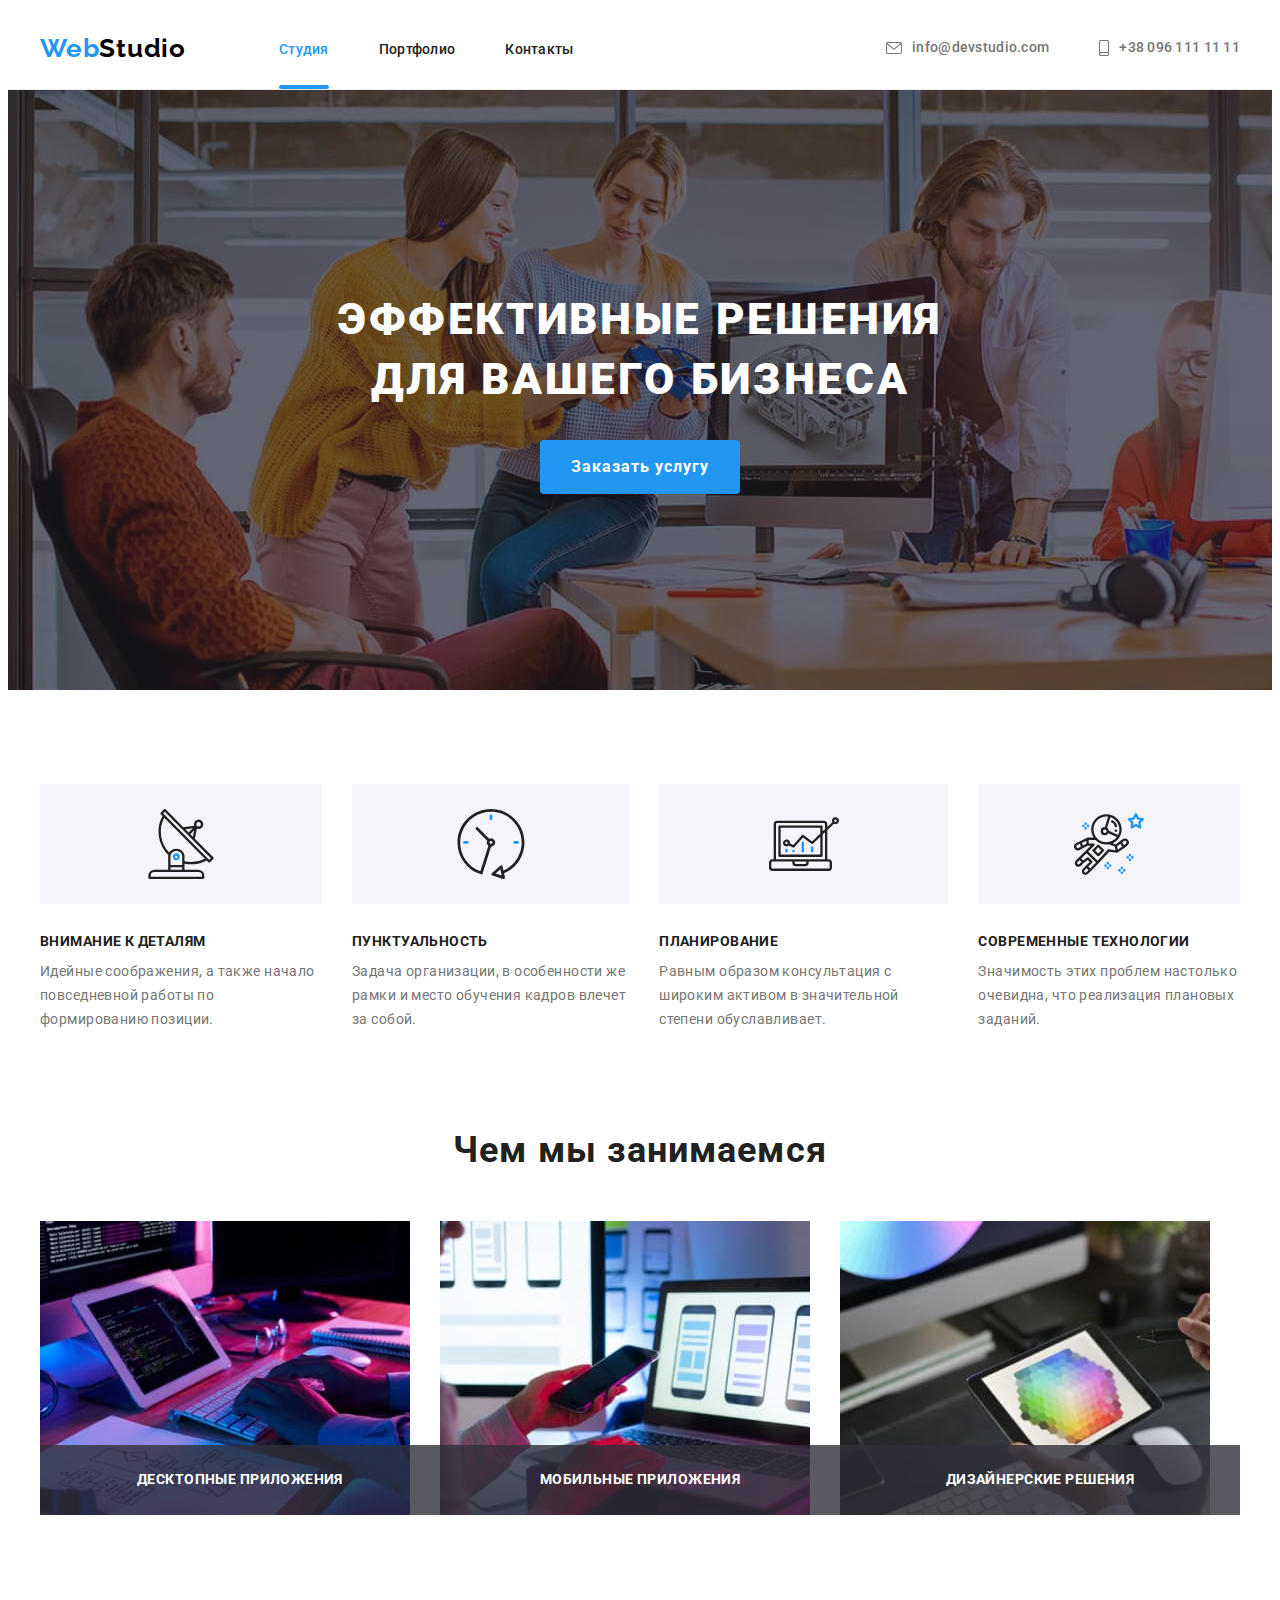
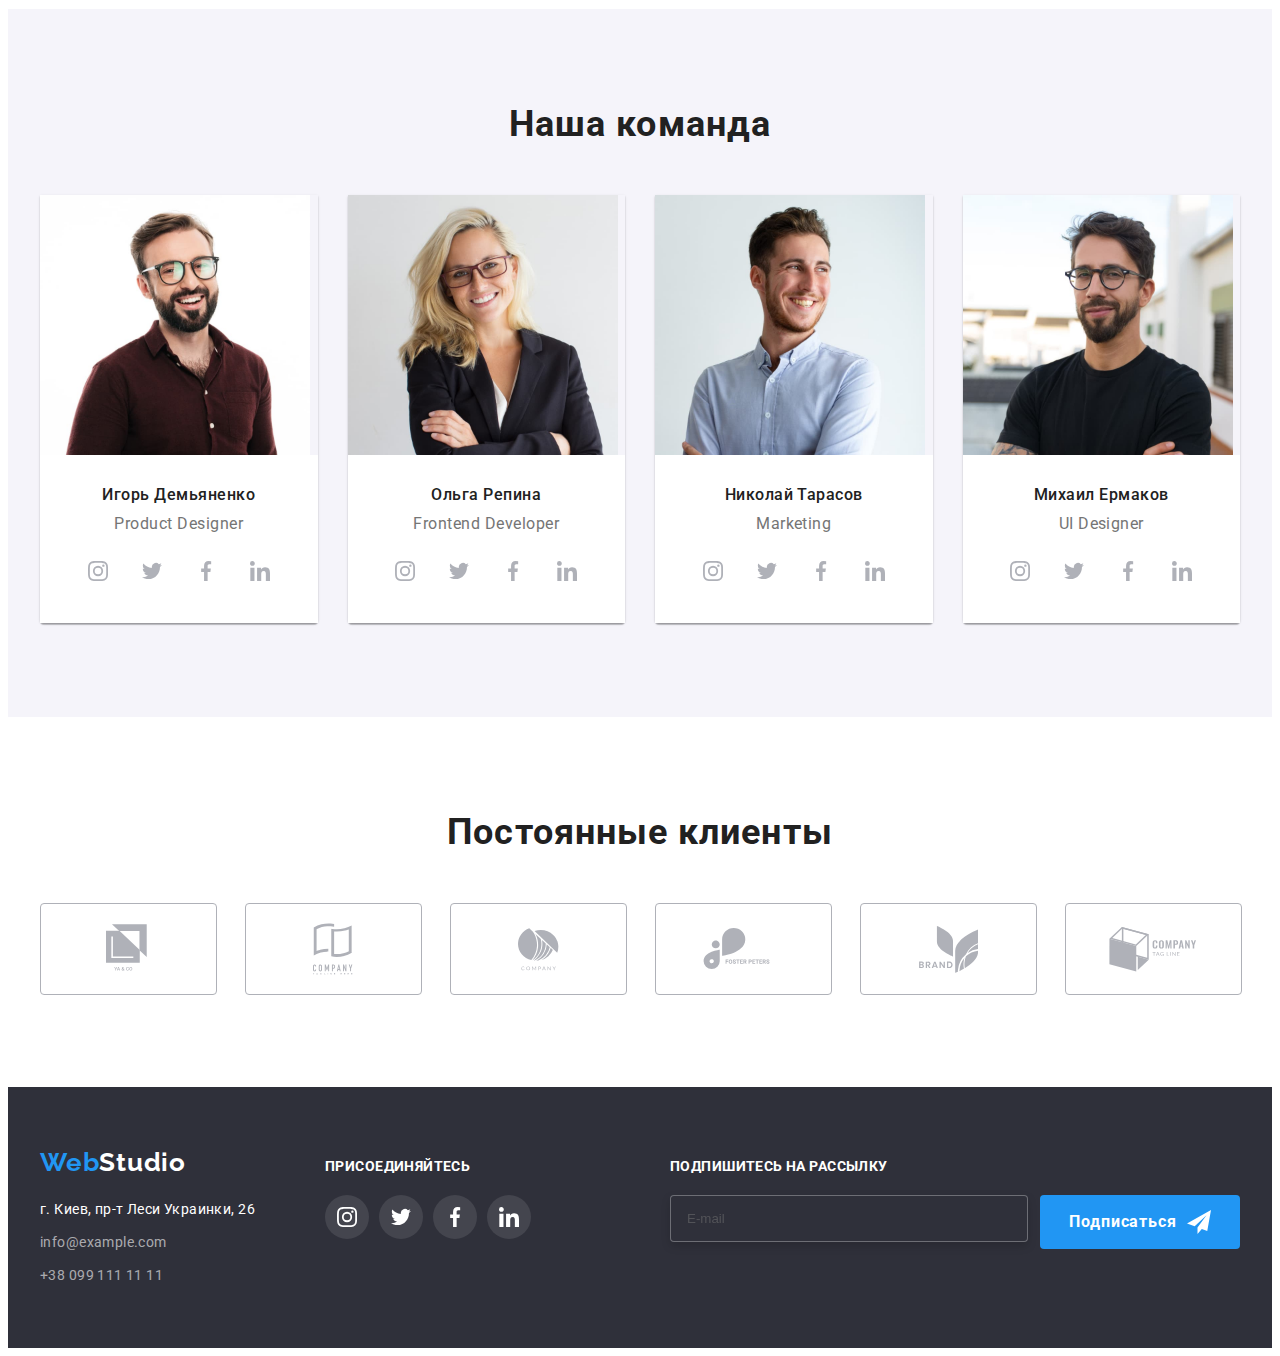
<file: index.html>
<!DOCTYPE html>
<html lang="ru">
<head>
    <meta charset="UTF-8">
    <meta name="viewport" content="width=device-width, initial-scale=1.0">
    <link rel="preconnect" href="https://fonts.gstatic.com">
    <link href="https://fonts.googleapis.com/css2?family=Raleway:wght@700&family=Roboto:wght@400;500;700;900&display=swap"
        rel="stylesheet">
<link rel="stylesheet" href="https://cdnjs.cloudflare.com/ajax/libs/modern-normalize/1.0.0/modern-normalize.min.css"
    integrity="sha512-ISS7cAi1PEhQ8jnbJpJZMd29NlhNj4AWYyLOSp2CE/CsHxTCu+r+t0D2yoJudVrd0/8fTVPUVDzY5Tvli75u/g=="
    crossorigin="anonymous" />
    <link rel="stylesheet" href="./css/main.min.css">
    <title>Веб Студия</title>
</head>
<body>
    <header class="header">
        <div class="container">
            <nav class="header__menu">
                <a class="logo header__logo link" href="" lang="en">
                    Web<span class="logo__changing">Studio</span>
                </a>
                <ul class="main-menu list">
                    <li class="main-menu__item">
                        <a class="main-menu__link link current" href="">Студия</a>
                    </li>
                    <li class="main-menu__item">
                        <a class="main-menu__link link" href="portfolio.html">Портфолио</a>
                    </li>
                    <li class="main-menu__item">
                        <a class="main-menu__link link" href="">Контакты</a>
                    </li>
                </ul>
            </nav>
            <ul class="contacts list">
                <li class="contacts__item">
                    <a class="contacts__link link" href="mailto:info@devstudio.com">
                        <svg class="contacts__icon" width="16px" height="12px">
                            <use href="./images/icons.svg#icon-envelope"></use>
                        </svg>
                    info@devstudio.com</a>
                </li>
                <li class="contacts__item">
                    <a class="contacts__link link" href="tel:+380961111111">
                        <svg class="contacts__icon" width="10px" height="16px">
                            <use href="./images/icons.svg#icon-smartphone"></use>
                        </svg>
                        +38 096 111 11 11
                    </a>
                </li>
            </ul>
        </div>
    </header>
    <main>
        <!-- HERO -->
        <section class="hero">
            <div class="hero-bg-image">
                <div class="hero-wrapper container">
                    <h1 class="hero__title">Эффективные решения для вашего бизнеса</h1>
                    <button class="button hero__button" type="button" data-modal-open>Заказать услугу</button>
                </div>
            </div>
        </section>
        
        <!--ADVANTAGES-->
        <section class="advantages section">
            <div class="container">
                <h2 class="visually-hidden">Наши преимущества</h2>
                <ul class="advantages-lists list">
                    <li class="advantages-lists__item icon-antenna">
                        <h3 class="third-title advantages__third-title">Внимание к деталям</h3>
                        <p class="description">Идейные соображения, а также начало повседневной работы по формированию позиции.</p>
                    </li>
                    <li class="advantages-lists__item icon-clock">
                        <h3 class="third-title advantages__third-title">Пунктуальность</h3>
                        <p class="description">Задача организации, в особенности же рамки и место обучения кадров влечет за собой.
                        </p>
                    </li>
                    <li class="advantages-lists__item icon-diagram">
                        <h3 class="third-title advantages__third-title">Планирование</h3>
                        <p class="description">Равным образом консультация с широким активом в значительной степени обуславливает.
                        </p>
                    </li>
                    <li class="advantages-lists__item icon-astronaut">
                        <h3 class="third-title advantages__third-title">Современные технологии</h3>
                        <p class="description">Значимость этих проблем настолько очевидна, что реализация плановых заданий.</p>
                    </li>
                </ul>
            </div>
        </section>
        
    
                <!--OUR-JOBS-->
                <section class="our-jobs section">
                    <div class="container">
                        <h2 class="secondary-title">Чем мы занимаемся</h2>
                        <ul class="our-jobs-lists list">
                            <li class="our-jobs-lists__item">
                                <img src="./images/our-jobs/our-job-1.jpg" alt="Сотрудник набирает алгоритм" width="370" height="294">
                                <h3 class="third-title">Десктопные приложения</h3>
                            </li>
                            <li class="our-jobs-lists__item">
                                <img src="./images/our-jobs/our-job-2.jpg" alt="Сотридник работат с телефоном" width="370" height="294">
                                <h3 class="third-title">Мобильные приложения</h3>
                            </li>
                            <li class="our-jobs-lists__item">
                                <img src="./images/our-jobs/our-job-3.jpg" alt="Сотрудник работает на планшете" width="370"
                                    height="294">
                                <h3 class="third-title">Дизайнерские решения</h3>
                            </li>
                        </ul>
                    </div>
                </section>
        
        <!--TEAM-->
        <section class="team section">
            <div class="container">
                <h2 class="secondary-title">Наша команда</h2>
                <ul class="team-lists list">
                    <li class="team-lists__item">
                        <img src="./images/team/ihor.jpg" alt="Фотография Игоря Демьяненко" width="270" height="260">
                        <div class="team-lists__wrapper">
                            <h3 class="team-lists__title">Игорь Демьяненко</h3>
                            <p class="team-lists__description" lang="en">Product Designer</p>
                            <ul class="social-list list">
                                <li class="social-list__item">
                                    <a class="social-list__link">
                                        <svg class="social-list__icon social-list__icon--team">
                                            <use href="./images/icons.svg#icon-instagram"></use>
                                        </svg>
                                    </a>
                                </li>
                                <li class="social-list__item">
                                    <a class="social-list__link">
                                        <svg class="social-list__icon social-list__icon--team">
                                            <use href="./images/icons.svg#icon-twitter"></use>
                                        </svg>
                                    </a>
                                </li>
                                <li class="social-list__item">
                                    <a class="social-list__link">
                                        <svg class="social-list__icon social-list__icon--team">
                                            <use href="./images/icons.svg#icon-facebook"></use>
                                        </svg>
                                    </a>
                                </li>
                                <li class="social-list__item">
                                    <a class="social-list__link">
                                        <svg class="social-list__icon social-list__icon--team">
                                            <use href="./images/icons.svg#icon-linkedin"></use>
                                        </svg>
                                    </a>
                                </li>
                            </ul>
                        </div>
                    </li>
                    <li class="team-lists__item">
                        <img src="./images/team/olga.jpg" alt="Фотография Ольги Репиной" width="270" height="260">
                        <div class="team-lists__wrapper">
                            <h3 class="team-lists__title">Ольга Репина</h3>
                            <p class="team-lists__description" lang="en">Frontend Developer</p>
                            <ul class="social-list list">
                                <li class="social-list__item">
                                    <a class="social-list__link">
                                        <svg class="social-list__icon social-list__icon--team">
                                            <use href="./images/icons.svg#icon-instagram"></use>
                                        </svg>
                                    </a>
                                </li>
                                <li class="social-list__item">
                                    <a class="social-list__link">
                                        <svg class="social-list__icon social-list__icon--team">
                                            <use href="./images/icons.svg#icon-twitter"></use>
                                        </svg>
                                    </a>
                                </li>
                                    <li class="social-list__item">
                                        <a class="social-list__link">
                                            <svg class="social-list__icon social-list__icon--team">
                                                <use href="./images/icons.svg#icon-facebook"></use>
                                            </svg>
                                        </a>
                                    </li>
                                    <li class="social-list__item">
                                        <a class="social-list__link">
                                            <svg class="social-list__icon social-list__icon--team">
                                                <use href="./images/icons.svg#icon-linkedin"></use>
                                            </svg>
                                        </a>
                                    </li>
                                </ul>
                        </div>
                    </li>
                    <li class="team-lists__item">
                        <img src="./images/team/nikolay.jpg" alt="Фотография Николая Тарасова" width="270" height="260">
                        <div class="team-lists__wrapper">
                            <h3 class="team-lists__title">Николай Тарасов</h3>
                            <p class="team-lists__description" lang="en">Marketing</p>
                            <ul class="social-list list">
                            
                                <li class="social-list__item">
                                    <a class="social-list__link">
                                        <svg class="social-list__icon social-list__icon--team">
                                            <use href="./images/icons.svg#icon-instagram"></use>
                                        </svg>
                                    </a>
                                </li>
                                <li class="social-list__item">
                                    <a class="social-list__link">
                                        <svg class="social-list__icon social-list__icon--team">
                                            <use href="./images/icons.svg#icon-twitter"></use>
                                        </svg>
                                    </a>
                                </li>
                                <li class="social-list__item">
                                    <a class="social-list__link">
                                        <svg class="social-list__icon social-list__icon--team">
                                            <use href="./images/icons.svg#icon-facebook"></use>
                                        </svg>
                                    </a>
                                </li>
                                <li class="social-list__item">
                                    <a class="social-list__link">
                                        <svg class="social-list__icon social-list__icon--team">
                                            <use href="./images/icons.svg#icon-linkedin"></use>
                                        </svg>
                                    </a>
                                </li>
                            </ul>
                        </div>
                    </li>
                    <li class="team-lists__item">
                        <img src="./images/team/michael.jpg" alt="Фотография Михаила Ермакова" width="270" height="260">
                        <div class="team-lists__wrapper">
                            <h3 class="team-lists__title">Михаил Ермаков</h3>
                            <p class="team-lists__description" lang="en">UI Designer</p>

                            <ul class="social-list list">
                            
                                <li class="social-list__item">
                                    <a class="social-list__link">
                                        <svg class="social-list__icon social-list__icon--team">
                                            <use href="./images/icons.svg#icon-instagram"></use>
                                        </svg>
                                    </a>
                                </li>
                                <li class="social-list__item">
                                    <a class="social-list__link">
                                        <svg class="social-list__icon social-list__icon--team">
                                            <use href="./images/icons.svg#icon-twitter"></use>
                                        </svg>
                                    </a>
                                </li>
                                <li class="social-list__item">
                                    <a class="social-list__link">
                                        <svg class="social-list__icon social-list__icon--team">
                                            <use href="./images/icons.svg#icon-facebook"></use>
                                        </svg>
                                    </a>
                                </li>
                                <li class="social-list__item">
                                    <a class="social-list__link">
                                        <svg class="social-list__icon social-list__icon--team">
                                            <use href="./images/icons.svg#icon-linkedin"></use>
                                        </svg>
                                    </a>
                                </li>
                            </ul>

                            
                        </div>
                    </li>
                </ul>
            </div>
        </section>

        <!-- CLIENTS -->
        <section class="clients section">
            <div class="container">
                <h2 class="secondary-title">Постоянные клиенты</h2>
                <ul class="clients-list list">
                    <li class="clients-list__item">
                        <a class="clients-list__link" href="">
                            <svg class="clients-list__icon" width="45px" height="50px">
                                <use href="./images/icons.svg#icon-logo-1"></use>        
                            </svg>
                        </a>
                    </li>
                    <li class="clients-list__item">
                        <a class="clients-list__link" href="">
                            <svg class="clients-list__icon" width="40px" height="52px">
                                <use href="./images/icons.svg#icon-logo-2"></use>
                            </svg>
                        </a>
                    </li>
                    <li class="clients-list__item">
                        <a class="clients-list__link" href="">
                            <svg class="clients-list__icon" width="41px" height="43px">
                                <use href="./images/icons.svg#icon-logo-3"></use>
                            </svg>
                        </a>
                    </li>
                    <li class="clients-list__item">
                        <a class="clients-list__link" href="">
                            <svg class="clients-list__icon" width="80px" height="42px">
                                <use href="./images/icons.svg#icon-logo-4"></use>
                            </svg>
                        </a>
                    </li>
                    <li class="clients-list__item">
                        <a class="clients-list__link" href="">
                            <svg class="clients-list__icon" width="59px" height="47px">
                                <use href="./images/icons.svg#icon-logo-5"></use>
                            </svg>
                        </a>
                    </li>
                    <li class="clients-list__item">
                        <a class="clients-list__link" href="">
                            <svg class="clients-list__icon" width="88px" height="45px">
                                <use href="./images/icons.svg#icon-logo-6"></use>
                            </svg>
                        </a>
                    <li>
                </ul>
            </div>
        </section>
    </main>

        <!-- FOOTER -->
        <footer class="footer">
            <div class="container">
                <div class="footer__wrapper">
                    <a class="logo link" href="" lang="en">
                        Web<span class="logo__changing logo__changing--light">Studio</span>
                    </a>
                    <address class="address">
                        <a class="address__link address__link--light-color link" href="https://goo.gl/maps/5StuZFjD3mBW3Ez69" target="_blank"
                        rel="noopener noreferrer">г. Киев, пр-т Леси Украинки, 26</a>
                        <a class="address__link link" href="mailto:info@example.com">info@example.com</a>
                        <a class="address__link link" href="tel:+380991111111">+38 099 111 11 11</a>
                    </address>
                </div>
                <div class="footer-social-links">
                    <p class="footer-social-links__description">Присоединяйтесь</p>
                    <ul class="social-list list">
                        <li class="social-list__item">
                            <a class="social-list__link">
                                <svg class="social-list__icon">
                                    <use href="./images/icons.svg#icon-instagram"></use>
                                </svg>
                            </a>
                        </li>
                        <li class="social-list__item">
                            <a class="social-list__link">
                                <svg class="social-list__icon">
                                    <use href="./images/icons.svg#icon-twitter"></use>
                                </svg>
                            </a>
                        </li>
                        <li class="social-list__item">
                            <a class="social-list__link">
                                <svg class="social-list__icon">
                                    <use href="./images/icons.svg#icon-facebook"></use>
                                </svg>
                            </a>
                        </li>
                        <li class="social-list__item">
                            <a class="social-list__link">
                                <svg class="social-list__icon">
                                    <use href="./images/icons.svg#icon-linkedin"></use>
                                </svg>
                            </a>
                        </li>
                    </ul>
                </div>
                <div class="footer-form-wrapper">
                    <p class="form-description">
                        Подпишитесь на рассылку
                    </p>
                    <form class="footer-form" autocomplete="off">
                        <input type="text" class="footer-form-input" placeholder="E-mail">
                        <button class="button footer__button" type="submit">
                            Подписаться
                            <svg class="button__icon" width="24px" height="24px">
                                <use href="./images/icons.svg#icon-send"></use>
                            </svg>
                        </button>
                    </form>
                </div>
            </div> 
            
            
        </footer>

        <!-- MODAL WINDOW -->
        <div class="backdrop is-hidden" data-modal>
            <div class="modal">
                <button type="button" class="modal-close-btn" data-modal-close>
                    <svg width="18px" height="18px">
                        <use href="./images/icons.svg#icon-close-modal"></use>
                    </svg>
                </button>
                <div class="form-wrapper">
                    <p class="form-text">Оставьте свои данные, мы вам перезвоним</p>
                    <form class="form">
                        <label class="form-label">
                            <span class="form-input-desc">Имя</span>
                                <span class="input-wrapper">
                                    <input class="form-input" type="text" name="name">
                                    <svg class="form-icon" width="12px" height="12px">
                                        <use href="./images/icons.svg#icon-name"></use>
                                    </svg>
                                </span>
                        </label>
                    
                        <label class="form-label">
                            <span class="form-input-desc">Телефон</span>
                            <span class="input-wrapper">
                                <input class="form-input" type="tel" name="tel">
                                <svg class="form-icon" width="13px" height="13px">
                                    <use href="./images/icons.svg#icon-tel"></use>
                                </svg>
                            </span>
                        </label>
                    
                        <label class="form-label">
                            <span class="form-input-desc">Почта</span>                    
                            <span class="input-wrapper">
                                <input class="form-input" type="email" name="mail">
                                <svg class="form-icon" width="15px" height="12px">
                                    <use href="./images/icons.svg#icon-mail"></use>
                                </svg>
                            </span>
                        </label>
                    
                        <label class="form-desc">
                            <span class="form-input-desc">Комментарий</span>
                            <textarea class="form-textarea" name="comment" placeholder="Введите текст"></textarea>
                        </label>
                    
                        <input class="form-confirm visually-hidden" type="checkbox" name="" id="form-confirm"  >
                        <label class="form-checkbox" for="form-confirm">Соглашаюсь с рассылкой и принимаю &nbsp<a href="" class="form-link">Условия договора</a></label>
                    
                        <button class="button" type="submit">Отправить</button>
                    </form>
                </div>
            </div>
        </div>


        <script src="./js/modal.js"></script>
</body>
</html>
</file>
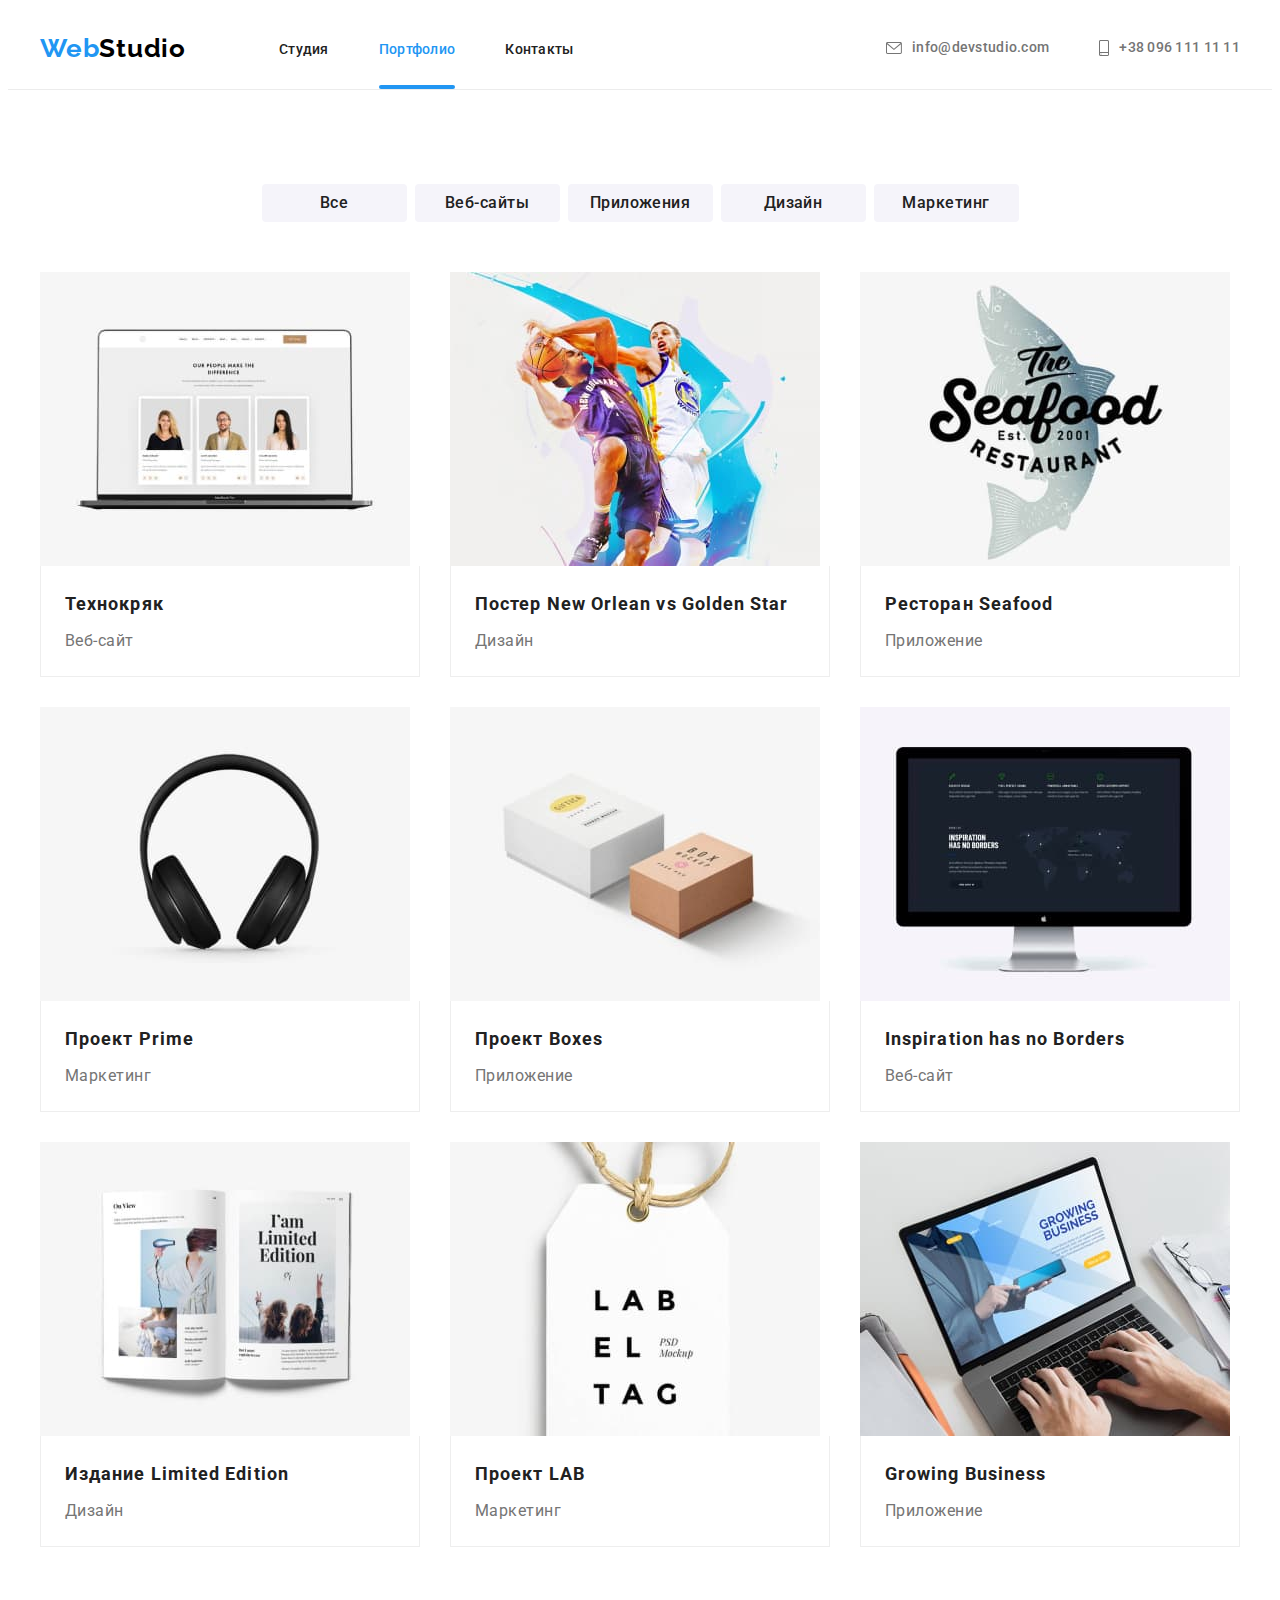
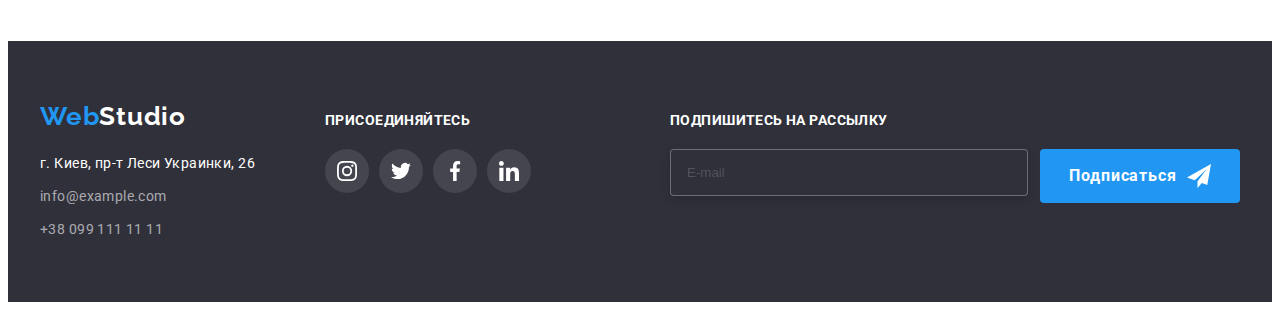
<file: portfolio.html>
<!DOCTYPE html>
<html lang="ru">

<head>
    <meta charset="UTF-8">
    <meta name="viewport" content="width=device-width, initial-scale=1.0">
    <title>Веб Студия</title>
    <link rel="preconnect" href="https://fonts.gstatic.com">
    <link href="https://fonts.googleapis.com/css2?family=Raleway:wght@700&family=Roboto:wght@400;500;700;900&display=swap"
        rel="stylesheet">
    <link rel="stylesheet" href="https://cdnjs.cloudflare.com/ajax/libs/modern-normalize/1.0.0/modern-normalize.min.css"
        integrity="sha512-ISS7cAi1PEhQ8jnbJpJZMd29NlhNj4AWYyLOSp2CE/CsHxTCu+r+t0D2yoJudVrd0/8fTVPUVDzY5Tvli75u/g=="
        crossorigin="anonymous" />
        <link rel="stylesheet" href="./css/portfolio.min.css">
</head>
<body>
        <header class="header">
            <div class="container">
                <nav class="header__menu">
                    <a class="logo header__logo link" href="" lang="en">
                        Web<span class="logo__changing">Studio</span>
                    </a>
                    <ul class="main-menu list">
                        <li class="main-menu__item">
                            <a class="main-menu__link link" href="./index.html">Студия</a>
                        </li>
                        <li class="main-menu__item">
                            <a class="main-menu__link link current" href="portfolio.html">Портфолио</a>
                        </li>
                        <li class="main-menu__item">
                            <a class="main-menu__link link" href="">Контакты</a>
                        </li>
                    </ul>
                </nav>
                <ul class="contacts list">
                    <li class="contacts__item">
                        <a class="contacts__link link" href="mailto:info@devstudio.com">
                            <svg class="contacts__icon" width="16px" height="12px">
                                <use href="./images/icons.svg#icon-envelope"></use>
                            </svg>
                            info@devstudio.com</a>
                    </li>
                    <li class="contacts__item">
                        <a class="contacts__link link" href="tel:+380961111111">
                            <svg class="contacts__icon" width="10px" height="16px">
                                <use href="./images/icons.svg#icon-smartphone"></use>
                            </svg>
                            +38 096 111 11 11
                        </a>
                    </li>
                </ul>
            </div>
        </header>
    <main>
        <!-- PORTFOLIO + FILTER -->
    <section class="portfolio-section section">
        <div class="container">
            <h1 class="visually-hidden">Портфолио</h1>
            <ul class="portfolio-filter list">
                <li class="portfolio-filter__item">
                    <button class="portfolio-btn" type="button">Все</button>
                </li>
                <li class="portfolio-filter__item">
                    <button class="portfolio-btn" type="button">Веб-сайты</button>
                </li>
                <li class="portfolio-filter__item">
                    <button class="portfolio-btn" type="button">Приложения</button>
                </li>
                <li class="portfolio-filter__item">
                    <button class="portfolio-btn" type="button">Дизайн</button>
                </li>
                <li class="portfolio-filter__item">
                    <button class="portfolio-btn" type="button">Маркетинг</button>
                </li>
            </ul>
            <ul class="portfolio-list list">
                <li class="portfolio-item">
                    <a class="portfolio-link">
                        <div class="portfolio-images-wrapper">
                            <img src="./images/portfolio/techno.jpg" alt="Фотографии сотрудников компании" width="370" height="294">
                            <p class="overlay">
                                Технокряк это современная площадка распространения коронавируса. Компании используют эту платформу для цифрового шпионажа и атак на защищённые сервера конкурентов.
                            </p>
                        </div>
                        <div class="portfolio-item-wrapper">
                            <h2 class="portfolio-item-title">Технокряк</h2>
                            <p class="portfolio-item-text">Веб-сайт</p>
                        </div>
                    </a>
                </li>
                <li class="portfolio-item">
                    <a class="portfolio-link">
                        <div class="portfolio-images-wrapper">
                            <img src="./images/portfolio/new-orlean.jpg" alt="Два баскетболиста с мячом" width="370" height="294">
                            <p class="overlay">
                                Технокряк это современная площадка распространения коронавируса. Компании используют эту платформу для цифрового шпионажа и атак на защищённые сервера конкурентов.
                            </p>
                        </div>
                        <div class="portfolio-item-wrapper">
                            <h2 class="portfolio-item-title">Постер New Orlean vs Golden Star</h2>
                            <p class="portfolio-item-text">Дизайн</p>
                        </div>
                    </a>
                </li>
                <li class="portfolio-item">
                    <a class="portfolio-link">
                        <div class="portfolio-images-wrapper">
                            <img src="./images/portfolio/seafood.jpg" alt="Надпись с названием ресторана" width="370" height="294">
                            <p class="overlay">
                                Технокряк это современная площадка распространения коронавируса. Компании используют эту платформу для цифрового шпионажа и атак на защищённые сервера конкурентов.
                            </p>
                        </div>    
                        <div class="portfolio-item-wrapper">
                            <h2 class="portfolio-item-title">Ресторан Seafood</h2>
                            <p class="portfolio-item-text">Приложение</p>
                        </div>
                    </a>
                </li>
                <li class="portfolio-item">
                    <a class="portfolio-link">
                        <div class="portfolio-images-wrapper">
                            <img src="./images/portfolio/prime.jpg" alt="Студийные наушники" width="370" height="294">
                            <p class="overlay">
                                Технокряк это современная площадка распространения коронавируса. Компании используют эту платформу для цифрового шпионажа и атак на защищённые сервера конкурентов.
                            </p>
                        </div>    
                        <div class="portfolio-item-wrapper">
                            <h2 class="portfolio-item-title">Проект Prime</h2>
                            <p class="portfolio-item-text">Маркетинг</p>
                        </div>
                    </a>
                </li>
                <li class="portfolio-item">
                    <a class="portfolio-link">
                        <div class="portfolio-images-wrapper">
                            <img src="./images/portfolio/boxes.jpg" alt="Две коробочки" width="370" height="294">
                            <p class="overlay">
                                Технокряк это современная площадка распространения коронавируса. Компании используют эту платформу для цифрового шпионажа и атак на защищённые сервера конкурентов.
                            </p>
                        </div>
                        <div class="portfolio-item-wrapper">
                            <h2 class="portfolio-item-title">Проект Boxes</h2>
                            <p class="portfolio-item-text">Приложение</p>
                        </div>
                    </a>
                </li>
                <li class="portfolio-item">
                    <a class="portfolio-link">
                        <div class="portfolio-images-wrapper">
                            <img src="./images/portfolio/inspiration.jpg" alt="Компьютерный монитор" width="370" height="294">
                            <p class="overlay">
                                Технокряк это современная площадка распространения коронавируса. Компании используют эту платформу для цифрового шпионажа и атак на защищённые сервера конкурентов.
                            </p>
                        </div>
                        <div class="portfolio-item-wrapper">
                            <h2 class="portfolio-item-title">Inspiration has no Borders</h2>
                            <p class="portfolio-item-text">Веб-сайт</p>
                        </div>
                    </a>
                </li>
                <li class="portfolio-item">
                    <a class="portfolio-link">
                        <div class="portfolio-images-wrapper">
                            <img src="./images/portfolio/limited-edition.jpg" alt="Развернутая книга" width="370" height="294">
                            <p class="overlay">
                                Технокряк это современная площадка распространения коронавируса. Компании используют эту платформу для цифрового шпионажа и атак на защищённые сервера конкурентов.
                            </p>
                        </div>
                        <div class="portfolio-item-wrapper">
                            <h2 class="portfolio-item-title">Издание Limited Edition</h2>
                            <p class="portfolio-item-text">Дизайн</p>
                        </div>
                    </a>
                </li>
                <li class="portfolio-item">
                    <a class="portfolio-link">
                        <div class="portfolio-images-wrapper">
                            <img src="./images/portfolio/lab.jpg" alt="Бирка с названием компании" width="370" height="294">
                            <p class="overlay">
                                Технокряк это современная площадка распространения коронавируса. Компании используют эту платформу для цифрового шпионажа и атак на защищённые сервера конкурентов.
                            </p>
                        </div>
                        <div class="portfolio-item-wrapper">
                            <h2 class="portfolio-item-title">Проект LAB</h2>
                            <p class="portfolio-item-text">Маркетинг</p>
                        </div>
                    </a>
                </li>
                <li class="portfolio-item">
                    <a class="portfolio-link">
                        <div class="portfolio-images-wrapper">
                            <img src="./images/portfolio/growing-business.jpg" alt="Человек работает на ноутбуке" width="370"
                            height="294">
                            <p class="overlay">
                                Технокряк это современная площадка распространения коронавируса. Компании используют эту платформу для цифрового шпионажа и атак на защищённые сервера конкурентов.
                            </p>
                        </div>
                        <div class="portfolio-item-wrapper">
                            <h2 class="portfolio-item-title">Growing Business</h2>
                            <p class="portfolio-item-text">Приложение</p>
                        </div>
                    </a>
                </li>
            </ul>
        </div>
    </section>
       
    </main>

            <!-- FOOTER -->
            <footer class="footer">
                <div class="container">
                    <div class="footer__wrapper">
                        <a class="logo link" href="" lang="en">
                            Web<span class="logo__changing logo__changing--light">Studio</span>
                        </a>
                        <address class="address">
                            <a class="address__link address__link--light-color link" href="https://goo.gl/maps/5StuZFjD3mBW3Ez69" target="_blank"
                                rel="noopener noreferrer">г. Киев, пр-т Леси Украинки, 26</a>
                            <a class="address__link link" href="mailto:info@example.com">info@example.com</a>
                            <a class="address__link link" href="tel:+380991111111">+38 099 111 11 11</a>
                        </address>
                    </div>
                    <div class="footer-social-links">
                        <p class="footer-social-links__description">Присоединяйтесь</p>
                        <ul class="social-list list">
                            <li class="social-list__item">
                                <a class="social-list__link">
                                    <svg class="social-list__icon">
                                        <use href="./images/icons.svg#icon-instagram"></use>
                                    </svg>
                                </a>
                            </li>
                            <li class="social-list__item">
                                <a class="social-list__link">
                                    <svg class="social-list__icon">
                                        <use href="./images/icons.svg#icon-twitter"></use>
                                    </svg>
                                </a>
                            </li>
                            <li class="social-list__item">
                                <a class="social-list__link">
                                    <svg class="social-list__icon">
                                        <use href="./images/icons.svg#icon-facebook"></use>
                                    </svg>
                                </a>
                            </li>
                            <li class="social-list__item">
                                <a class="social-list__link">
                                    <svg class="social-list__icon">
                                        <use href="./images/icons.svg#icon-linkedin"></use>
                                    </svg>
                                </a>
                            </li>
                        </ul>
                    </div>
                    <div class="footer-form-wrapper">
                        <p class="form-description">
                            Подпишитесь на рассылку
                        </p>
                        <form class="footer-form" autocomplete="off">
                            <input type="text" class="footer-form-input" placeholder="E-mail">
                            <button class="button footer__button" type="submit">
                                Подписаться
                                <svg class="button__icon" width="24px" height="24px">
                                    <use href="./images/icons.svg#icon-send"></use>
                                </svg>
                            </button>
                        </form>
                    </div>
                </div>
            
            
            </footer>
       
</body>

</html>
</file>
<file: css/main.min.css>
:root{--main-font: "Roboto", sans-serif;--secondary-font: "Raleway", sans-serif;--accent-color: #2196f3;--main-color: #212121;--secondary-color: #757575;--bg-color: #2f303a;--bg-color2: #f5f4fa;--bg-social-icon: rgba(255, 255, 255, 0.1);--bg-overlay: rgba(33, 150, 243, 0.9);--bg-backdrop: rgba(0, 0, 0, 0.2);--button-font: #f5f4fa;--portfolio-border-color: #eeeeee;--logo-black-color: #000000;--hero-text-color: #ffffff;--footer-contacts-color: rgba(255, 255, 255, 0.6);--section-padding: 94px;--header-border-color: #ececec;--clients-border-color: #afb1b8;--input-border-color: rgba(33, 33, 33, 0.2);--transition-function: cubic-bezier(0.4, 0, 0.2, 1);--placeholder-color: rgba(117, 117, 117, 0.5)}.visually-hidden{position:absolute !important;clip:rect(1px 1px 1px 1px);clip:rect(1px, 1px, 1px, 1px);padding:0 !important;border:0 !important;height:1px !important;width:1px !important;overflow:hidden}h1,h2,h3,h4,h5,h6,p{margin:0}img{display:block}.link{text-decoration:none}.list{list-style:none;margin:0;padding:0}.address{font-style:normal}body{font-family:var(--main-font);color:var(--main-color)}.container{padding-left:15px;padding-right:15px;width:1200px;margin:0 auto}.header .container{display:-webkit-box;display:-ms-flexbox;display:flex;-webkit-box-align:center;-ms-flex-align:center;align-items:center}.footer .container{display:-webkit-box;display:-ms-flexbox;display:flex;-webkit-box-align:baseline;-ms-flex-align:baseline;align-items:baseline}.logo{font-family:var(--secondary-font);font-weight:700;font-size:26px;line-height:1.19;letter-spacing:.03em;color:var(--accent-color)}.footer .logo{display:inline-block;margin-bottom:20px}.logo__changing{color:var(--logo-black-color)}.logo__changing--light{color:var(--hero-text-color)}.button{display:-webkit-box;display:-ms-flexbox;display:flex;-webkit-box-pack:center;-ms-flex-pack:center;justify-content:center;-webkit-box-align:center;-ms-flex-align:center;align-items:center;-ms-flex-item-align:center;align-self:center;border-radius:4px;padding-top:10px;padding-bottom:10px;border-color:transparent;min-width:200px;font-family:inherit;font-weight:700;font-size:16px;line-height:1.88;letter-spacing:.06em;color:var(--hero-text-color);background-color:var(--accent-color);cursor:pointer}.backdrop{position:absolute;top:0;left:0;width:100vw;height:100vh;background-color:var(--bg-backdrop);-webkit-transition:all 250ms var(--transition-function);transition:all 250ms var(--transition-function)}.modal{position:absolute;top:50%;left:50%;-webkit-transform:translate(-50%, -50%);transform:translate(-50%, -50%);width:528px;height:580px;padding:40px;background-color:#fff}.modal-close-btn{position:absolute;top:8px;right:8px;display:-webkit-box;display:-ms-flexbox;display:flex;-webkit-box-pack:center;-ms-flex-pack:center;justify-content:center;-webkit-box-align:center;-ms-flex-align:center;align-items:center;width:30px;height:30px;border:1px solid rgba(0,0,0,.1);border-radius:50%;background-color:var(--hero-text-color);cursor:pointer}.is-hidden{opacity:0;visibility:hidden;pointer-events:none}.form{display:-webkit-box;display:-ms-flexbox;display:flex;-webkit-box-orient:vertical;-webkit-box-direction:normal;-ms-flex-direction:column;flex-direction:column;margin-right:auto;margin-left:auto}.form-text{margin-bottom:12px;font-weight:700;text-align:center;letter-spacing:.03em}.form-label{margin-bottom:10px}.form-desc{margin-bottom:20px}.form-input-desc{display:-webkit-inline-box;display:-ms-inline-flexbox;display:inline-flex;margin-bottom:4px;font-size:12px;line-height:1.17;letter-spacing:.01em;color:var(--secondary-color)}.input-wrapper{position:relative;display:block}.form-input{padding:12px 42px;width:100%;height:40px;border:1px solid var(--input-border-color);border-radius:4px;-webkit-transition:border-color 250ms var(--transition-function);transition:border-color 250ms var(--transition-function)}.form-input:focus{outline:none;border-color:var(--accent-color)}.form-icon{position:absolute;top:50%;left:12px;-webkit-transform:translateY(-50%);transform:translateY(-50%);-webkit-transition:fill 250ms var(--transition-function);transition:fill 250ms var(--transition-function)}.form-input:focus+.form-icon{fill:var(--accent-color)}.form-textarea{width:100%;height:120px;padding:12px 16px;border:1px solid var(--input-border-color);border-radius:4px;resize:none;-webkit-transition:border-color 250ms var(--transition-function);transition:border-color 250ms var(--transition-function)}.form-textarea:focus{outline:none;border-color:var(--accent-color)}.form-textarea::-webkit-input-placeholder{color:var(--placeholder-color)}.form-textarea::-moz-placeholder{color:var(--placeholder-color)}.form-textarea:-ms-input-placeholder{color:var(--placeholder-color)}.form-textarea::-ms-input-placeholder{color:var(--placeholder-color)}.form-textarea::placeholder{color:var(--placeholder-color)}.form-checkbox{display:-webkit-box;display:-ms-flexbox;display:flex;-webkit-box-align:center;-ms-flex-align:center;align-items:center;margin-bottom:30px;font-size:14px;line-height:1.71;letter-spacing:.03em;color:#757575}.form-checkbox::before{content:"";display:block;width:16px;height:16px;margin-right:7px;border:1px solid #000;border-radius:2px;cursor:pointer}.form-confirm:checked+.form-checkbox::before{background-color:var(--accent-color);background-image:url(../images/forms/icon-check.svg);background-position:center;border-color:var(--accent-color)}.form-confirm:focus+.form-checkbox::before{border-color:var(--accent-color)}.form-link{color:var(--accent-color)}.form-link:visited{color:var(--accent-color)}.section{padding-top:var(--section-padding);padding-bottom:var(--section-padding)}.description{min-height:75px;margin-bottom:0;font-size:14px;line-height:1.71;letter-spacing:.03em;color:var(--secondary-color)}.social-list__icon{width:20px;height:20px;fill:var(--hero-text-color)}.social-list__icon--team{fill:var(--clients-border-color)}.social-list{display:-webkit-box;display:-ms-flexbox;display:flex;-webkit-box-pack:justify;-ms-flex-pack:justify;justify-content:space-between;width:206px;margin-right:auto;margin-left:auto}.social-list__item{width:44px;height:44px}.social-list__link{display:-webkit-box;display:-ms-flexbox;display:flex;-webkit-box-pack:center;-ms-flex-pack:center;justify-content:center;-webkit-box-align:center;-ms-flex-align:center;align-items:center;width:100%;height:100%;background-color:var(--bg-social-icon);border-radius:50%;-webkit-transition:color 2500ms cubic-bezier(0.4, 0, 0.2, 1),fill 2500ms cubic-bezier(0.4, 0, 0.2, 1);transition:color 2500ms cubic-bezier(0.4, 0, 0.2, 1),fill 2500ms cubic-bezier(0.4, 0, 0.2, 1)}.social-list__link:hover{background-color:var(--accent-color)}.social-list__link:hover .social-list__icon{fill:var(--hero-text-color)}.secondary-title{margin-bottom:50px;font-weight:700;font-size:36px;line-height:1.17;text-align:center;letter-spacing:.03em}.third-title{font-weight:700;font-size:14px;line-height:1.14;letter-spacing:.03em;text-transform:uppercase}.our-jobs-lists__item .third-title{position:absolute;bottom:0;left:0;width:100%;padding:27px 15px;text-align:center;color:var(--hero-text-color);background-color:rgba(47,48,58,.8)}.header{border-bottom:1px solid var(--header-border-color)}.header__menu{display:-webkit-box;display:-ms-flexbox;display:flex;-webkit-box-align:center;-ms-flex-align:center;align-items:center;margin-right:auto}.header__logo{margin-right:93px;padding-top:25px;padding-bottom:25px}.main-menu{display:-webkit-box;display:-ms-flexbox;display:flex}.main-menu .main-menu__item:not(:last-child){margin-right:50px}.main-menu__link{position:relative;padding-top:32px;padding-bottom:32px;font-weight:500;font-size:14px;line-height:1.14;letter-spacing:.02em;color:var(--main-color);-webkit-transition:color 250ms cubic-bezier(0.4, 0, 0.2, 1);transition:color 250ms cubic-bezier(0.4, 0, 0.2, 1)}.main-menu__link.current{color:var(--accent-color)}.main-menu__link.current::after{content:"";position:absolute;bottom:0;left:0;display:block;width:100%;height:4px;border-radius:2px;background-color:var(--accent-color)}.main-menu__link:hover,.main-menu__link:focus{color:var(--accent-color)}.contacts{display:-webkit-box;display:-ms-flexbox;display:flex}.contacts .contacts__item:not(:last-child){margin-right:50px}.contacts__item{display:-webkit-box;display:-ms-flexbox;display:flex;-webkit-box-align:center;-ms-flex-align:center;align-items:center;fill:var(--secondary-color)}.contacts__link{display:-webkit-box;display:-ms-flexbox;display:flex;-webkit-box-align:center;-ms-flex-align:center;align-items:center;padding-top:32px;padding-bottom:32px;font-weight:500;font-size:14px;line-height:1.14;letter-spacing:.02em;color:var(--secondary-color);fill:var(--secondary-color);-webkit-transition:color 250ms var(--transition-function),fill 250ms var(--transition-function);transition:color 250ms var(--transition-function),fill 250ms var(--transition-function)}.contacts__link:hover,.contacts__link:focus{color:var(--accent-color)}.contacts__icon{margin-right:10px}.contacts__item:hover .contacts__icon,.contacts__item:focus .contacts__icon{fill:currentColor}.hero-bg-image{max-width:1600px;height:600px;margin-right:auto;margin-left:auto;background-color:var(--bg-color);background-image:-webkit-gradient(linear, left top, right top, from(rgba(47, 48, 58, 0.4)), to(rgba(47, 48, 58, 0.4))),url(../images/hero/hero-bg-image.jpg);background-image:linear-gradient(to right, rgba(47, 48, 58, 0.4), rgba(47, 48, 58, 0.4)),url(../images/hero/hero-bg-image.jpg)}.hero-wrapper{padding-top:200px;padding-bottom:200px;text-align:center}.hero__title{max-width:696px;margin-bottom:30px;margin-right:auto;margin-left:auto;font-weight:900;font-size:44px;line-height:1.36;text-align:center;letter-spacing:.06em;text-transform:uppercase;color:var(--hero-text-color)}.hero__button{margin-right:auto;margin-left:auto}.advantages{padding-bottom:calc(var(--section-padding) / 2)}.advantages-lists{display:-webkit-box;display:-ms-flexbox;display:flex}.advantages-lists__item{width:calc((100%-90px) / 4)}.advantages-lists__item:not(:nth-child(4n)){margin-right:30px}.advantages-lists__item::before{content:"";display:block;height:120px;margin-bottom:30px;background-color:var(--button-font);background-repeat:no-repeat;background-position:center}.icon-antenna::before{background-image:url("../images/advantages/antenna.svg")}.icon-clock::before{background-image:url("../images/advantages/clock.svg")}.icon-diagram::before{background-image:url("../images/advantages/diagram.svg")}.icon-astronaut::before{background-image:url("../images/advantages/astronaut.svg")}.advantages__third-title{margin-bottom:10px}.our-jobs{padding-top:calc(var(--section-padding) / 2)}.our-jobs-lists{display:-webkit-box;display:-ms-flexbox;display:flex;-ms-flex-wrap:wrap;flex-wrap:wrap}.our-jobs-lists__item{position:relative}.our-jobs-lists__item:not(:nth-child(3n)){margin-right:30px}.team{background-color:var(--bg-color2)}.team-lists__title{margin-bottom:10px;font-weight:500;font-size:16px;line-height:1.19;text-align:center;letter-spacing:.03em}.team-lists{display:-webkit-box;display:-ms-flexbox;display:flex}.team-lists__item{width:calc((100% - 90px) / 4);-webkit-box-shadow:0px 1px 3px rgba(0,0,0,.12),0px 1px 1px rgba(0,0,0,.14),0px 2px 1px rgba(0,0,0,.2);box-shadow:0px 1px 3px rgba(0,0,0,.12),0px 1px 1px rgba(0,0,0,.14),0px 2px 1px rgba(0,0,0,.2);border-radius:0px 0px 4px 4px}.team-lists__item:not(:nth-child(4n)){margin-right:30px}.team-lists__wrapper{padding:30px 15px;background-color:var(--hero-text-color)}.team-lists__description{margin-bottom:16px;font-size:16px;line-height:1.19;text-align:center;letter-spacing:.03em;color:var(--secondary-color)}.footer-social-links .social-list__item:not(:last-child){margin-right:10px}.clients-list{display:-webkit-box;display:-ms-flexbox;display:flex}.clients-list__item{-ms-flex-preferred-size:calc((100% - 150px) / 6);flex-basis:calc((100% - 150px) / 6);min-height:90px}.clients-list__item:not(:nth-child(6n)){margin-right:30px}.clients-list__icon{fill:currentColor}.clients-list__link{display:-webkit-inline-box;display:-ms-inline-flexbox;display:inline-flex;-webkit-box-pack:center;-ms-flex-pack:center;justify-content:center;-webkit-box-align:center;-ms-flex-align:center;align-items:center;width:100%;height:100%;border:1px solid var(--clients-border-color);border-radius:4px;color:var(--clients-border-color);-webkit-transition:color 250ms cubic-bezier(0.4, 0, 0.2, 1),border-color 250ms cubic-bezier(0.4, 0, 0.2, 1);transition:color 250ms cubic-bezier(0.4, 0, 0.2, 1),border-color 250ms cubic-bezier(0.4, 0, 0.2, 1)}.clients-list__link:hover,.clients-list__link:focus{border-color:var(--accent-color);color:var(--accent-color)}.footer{padding-top:60px;padding-bottom:60px;background-color:var(--bg-color)}.footer .social-link{color:var(--hero-text-color)}.address__link{display:block;font-style:normal;font-size:14px;line-height:1.71;letter-spacing:.03em;color:var(--footer-contacts-color);-webkit-transition:color 250ms var(--transition-function);transition:color 250ms var(--transition-function)}.address__link:not(:last-child){margin-bottom:9px}.address__link:hover,.address__link:focus{color:var(--accent-color)}.footer__wrapper{margin-right:70px}.footer-social-links__description{margin-bottom:20px;font-family:var(--main-font);font-weight:700;font-size:14px;line-height:1.14;letter-spacing:.03em;text-transform:uppercase;color:var(--hero-text-color)}.footer-form-wrapper{margin-left:auto}.footer-form{display:-webkit-box;display:-ms-flexbox;display:flex;width:570px;min-height:50px}.footer-form-input{width:358px;height:100%;padding:15px 16px;border:1px solid rgba(255,255,255,.3);-webkit-filter:drop-shadow(0px 4px 4px rgba(0, 0, 0, 0.15));filter:drop-shadow(0px 4px 4px rgba(0, 0, 0, 0.15));border-radius:4px;background-color:var(--bg-color);color:var(--hero-text-color);-webkit-transition:border-color 250ms var(--transition-function);transition:border-color 250ms var(--transition-function)}.footer-form-input:focus{border-color:var(--accent-color);outline:none}.footer-form-input::-webkit-input-placeholder{color:var(--placeholder-color)}.footer-form-input::-moz-placeholder{color:var(--placeholder-color)}.footer-form-input:-ms-input-placeholder{color:var(--placeholder-color)}.footer-form-input::-ms-input-placeholder{color:var(--placeholder-color)}.footer-form-input::placeholder{color:var(--placeholder-color)}.footer__button{margin-left:12px}.button__icon{margin-left:10px}.form-description{margin-bottom:20px;font-weight:700;font-size:14px;line-height:1.14;letter-spacing:.03em;text-transform:uppercase;color:var(--hero-text-color)}.address__link--light-color{color:var(--hero-text-color)}/*# sourceMappingURL=main.min.css.map */
</file>
<file: css/portfolio.min.css>
:root{--main-font: "Roboto", sans-serif;--secondary-font: "Raleway", sans-serif;--accent-color: #2196f3;--main-color: #212121;--secondary-color: #757575;--bg-color: #2f303a;--bg-color2: #f5f4fa;--bg-social-icon: rgba(255, 255, 255, 0.1);--bg-overlay: rgba(33, 150, 243, 0.9);--bg-backdrop: rgba(0, 0, 0, 0.2);--button-font: #f5f4fa;--portfolio-border-color: #eeeeee;--logo-black-color: #000000;--hero-text-color: #ffffff;--footer-contacts-color: rgba(255, 255, 255, 0.6);--section-padding: 94px;--header-border-color: #ececec;--clients-border-color: #afb1b8;--input-border-color: rgba(33, 33, 33, 0.2);--transition-function: cubic-bezier(0.4, 0, 0.2, 1);--placeholder-color: rgba(117, 117, 117, 0.5)}.visually-hidden{position:absolute !important;clip:rect(1px 1px 1px 1px);clip:rect(1px, 1px, 1px, 1px);padding:0 !important;border:0 !important;height:1px !important;width:1px !important;overflow:hidden}h1,h2,h3,h4,h5,h6,p{margin:0}img{display:block}.link{text-decoration:none}.list{list-style:none;margin:0;padding:0}.address{font-style:normal}body{font-family:var(--main-font);color:var(--main-color)}.container{padding-left:15px;padding-right:15px;width:1200px;margin:0 auto}.header .container{display:-webkit-box;display:-ms-flexbox;display:flex;-webkit-box-align:center;-ms-flex-align:center;align-items:center}.footer .container{display:-webkit-box;display:-ms-flexbox;display:flex;-webkit-box-align:baseline;-ms-flex-align:baseline;align-items:baseline}.logo{font-family:var(--secondary-font);font-weight:700;font-size:26px;line-height:1.19;letter-spacing:.03em;color:var(--accent-color)}.footer .logo{display:inline-block;margin-bottom:20px}.logo__changing{color:var(--logo-black-color)}.logo__changing--light{color:var(--hero-text-color)}.button{display:-webkit-box;display:-ms-flexbox;display:flex;-webkit-box-pack:center;-ms-flex-pack:center;justify-content:center;-webkit-box-align:center;-ms-flex-align:center;align-items:center;-ms-flex-item-align:center;align-self:center;border-radius:4px;padding-top:10px;padding-bottom:10px;border-color:transparent;min-width:200px;font-family:inherit;font-weight:700;font-size:16px;line-height:1.88;letter-spacing:.06em;color:var(--hero-text-color);background-color:var(--accent-color);cursor:pointer}.social-list__icon{width:20px;height:20px;fill:var(--hero-text-color)}.social-list__icon--team{fill:var(--clients-border-color)}.social-list{display:-webkit-box;display:-ms-flexbox;display:flex;-webkit-box-pack:justify;-ms-flex-pack:justify;justify-content:space-between;width:206px;margin-right:auto;margin-left:auto}.social-list__item{width:44px;height:44px}.social-list__link{display:-webkit-box;display:-ms-flexbox;display:flex;-webkit-box-pack:center;-ms-flex-pack:center;justify-content:center;-webkit-box-align:center;-ms-flex-align:center;align-items:center;width:100%;height:100%;background-color:var(--bg-social-icon);border-radius:50%;-webkit-transition:color 2500ms cubic-bezier(0.4, 0, 0.2, 1),fill 2500ms cubic-bezier(0.4, 0, 0.2, 1);transition:color 2500ms cubic-bezier(0.4, 0, 0.2, 1),fill 2500ms cubic-bezier(0.4, 0, 0.2, 1)}.social-list__link:hover{background-color:var(--accent-color)}.social-list__link:hover .social-list__icon{fill:var(--hero-text-color)}.section{padding-top:var(--section-padding);padding-bottom:var(--section-padding)}.header{border-bottom:1px solid var(--header-border-color)}.header__menu{display:-webkit-box;display:-ms-flexbox;display:flex;-webkit-box-align:center;-ms-flex-align:center;align-items:center;margin-right:auto}.header__logo{margin-right:93px;padding-top:25px;padding-bottom:25px}.main-menu{display:-webkit-box;display:-ms-flexbox;display:flex}.main-menu .main-menu__item:not(:last-child){margin-right:50px}.main-menu__link{position:relative;padding-top:32px;padding-bottom:32px;font-weight:500;font-size:14px;line-height:1.14;letter-spacing:.02em;color:var(--main-color);-webkit-transition:color 250ms cubic-bezier(0.4, 0, 0.2, 1);transition:color 250ms cubic-bezier(0.4, 0, 0.2, 1)}.main-menu__link.current{color:var(--accent-color)}.main-menu__link.current::after{content:"";position:absolute;bottom:0;left:0;display:block;width:100%;height:4px;border-radius:2px;background-color:var(--accent-color)}.main-menu__link:hover,.main-menu__link:focus{color:var(--accent-color)}.contacts{display:-webkit-box;display:-ms-flexbox;display:flex}.contacts .contacts__item:not(:last-child){margin-right:50px}.contacts__item{display:-webkit-box;display:-ms-flexbox;display:flex;-webkit-box-align:center;-ms-flex-align:center;align-items:center;fill:var(--secondary-color)}.contacts__link{display:-webkit-box;display:-ms-flexbox;display:flex;-webkit-box-align:center;-ms-flex-align:center;align-items:center;padding-top:32px;padding-bottom:32px;font-weight:500;font-size:14px;line-height:1.14;letter-spacing:.02em;color:var(--secondary-color);fill:var(--secondary-color);-webkit-transition:color 250ms var(--transition-function),fill 250ms var(--transition-function);transition:color 250ms var(--transition-function),fill 250ms var(--transition-function)}.contacts__link:hover,.contacts__link:focus{color:var(--accent-color)}.contacts__icon{margin-right:10px}.contacts__item:hover .contacts__icon,.contacts__item:focus .contacts__icon{fill:currentColor}.footer{padding-top:60px;padding-bottom:60px;background-color:var(--bg-color)}.footer .social-link{color:var(--hero-text-color)}.address__link{display:block;font-style:normal;font-size:14px;line-height:1.71;letter-spacing:.03em;color:var(--footer-contacts-color);-webkit-transition:color 250ms var(--transition-function);transition:color 250ms var(--transition-function)}.address__link:not(:last-child){margin-bottom:9px}.address__link:hover,.address__link:focus{color:var(--accent-color)}.footer__wrapper{margin-right:70px}.footer-social-links__description{margin-bottom:20px;font-family:var(--main-font);font-weight:700;font-size:14px;line-height:1.14;letter-spacing:.03em;text-transform:uppercase;color:var(--hero-text-color)}.footer-form-wrapper{margin-left:auto}.footer-form{display:-webkit-box;display:-ms-flexbox;display:flex;width:570px;min-height:50px}.footer-form-input{width:358px;height:100%;padding:15px 16px;border:1px solid rgba(255,255,255,.3);-webkit-filter:drop-shadow(0px 4px 4px rgba(0, 0, 0, 0.15));filter:drop-shadow(0px 4px 4px rgba(0, 0, 0, 0.15));border-radius:4px;background-color:var(--bg-color);color:var(--hero-text-color);-webkit-transition:border-color 250ms var(--transition-function);transition:border-color 250ms var(--transition-function)}.footer-form-input:focus{border-color:var(--accent-color);outline:none}.footer-form-input::-webkit-input-placeholder{color:var(--placeholder-color)}.footer-form-input::-moz-placeholder{color:var(--placeholder-color)}.footer-form-input:-ms-input-placeholder{color:var(--placeholder-color)}.footer-form-input::-ms-input-placeholder{color:var(--placeholder-color)}.footer-form-input::placeholder{color:var(--placeholder-color)}.footer__button{margin-left:12px}.button__icon{margin-left:10px}.form-description{margin-bottom:20px;font-weight:700;font-size:14px;line-height:1.14;letter-spacing:.03em;text-transform:uppercase;color:var(--hero-text-color)}.address__link--light-color{color:var(--hero-text-color)}.portfolio-link{position:relative;display:block;width:100%;height:100%}.portfolio-link:hover,.portfolio-link:focus{-webkit-box-shadow:0px 1px 1px rgba(0,0,0,.12),0px 4px 4px rgba(0,0,0,.06),1px 4px 6px rgba(0,0,0,.16);box-shadow:0px 1px 1px rgba(0,0,0,.12),0px 4px 4px rgba(0,0,0,.06),1px 4px 6px rgba(0,0,0,.16)}.portfolio-item-title{margin-bottom:4px;font-weight:700;font-size:18px;line-height:2;letter-spacing:.06em}.portfolio-list{display:-webkit-box;display:-ms-flexbox;display:flex;-ms-flex-wrap:wrap;flex-wrap:wrap}.portfolio-item{width:calc((100% - 60px) / 3)}.portfolio-item:not(:nth-child(3n)){margin-right:30px}.portfolio-item:not(:nth-last-child(-n+3)){margin-bottom:30px}.portfolio-item-wrapper{padding:20px 24px;border:1px solid var(--portfolio-border-color);border-top:none}.portfolio-item-text{font-size:16px;line-height:1.88;letter-spacing:.03em;color:var(--secondary-color)}.portfolio-images-wrapper{position:relative;overflow:hidden}.overlay{position:absolute;top:0;left:0;height:100%;padding:63px 24px;background-color:var(--bg-overlay);color:var(--hero-text-color);font-family:var(--main-font);font-size:18px;line-height:1.56;letter-spacing:.03em;-webkit-transform:translateY(100%);transform:translateY(100%);-webkit-transition:-webkit-transform 250ms var(--transition-function);transition:-webkit-transform 250ms var(--transition-function);transition:transform 250ms var(--transition-function);transition:transform 250ms var(--transition-function), -webkit-transform 250ms var(--transition-function)}.portfolio-link:hover .overlay,.portfolio-link:focus .overlay{-webkit-transform:translateY(0);transform:translateY(0)}.portfolio-filter{display:-webkit-box;display:-ms-flexbox;display:flex;-webkit-box-pack:center;-ms-flex-pack:center;justify-content:center;margin-bottom:50px}.portfolio-filter__item:not(:last-child){margin-right:8px}.portfolio-btn{min-width:145px;padding:6px 22px;border-width:0;border-radius:4px;font-family:var(--main-font);font-weight:500;font-size:16px;line-height:1.63;text-align:center;letter-spacing:.03em;color:var(--main-color);cursor:pointer;background-color:var(--button-font)}.portfolio-btn:hover,.portfolio-btn:focus{background:var(--accent-color);color:var(--hero-text-color);-webkit-box-shadow:0px 3px 1px rgba(0,0,0,.1),0px 1px 2px rgba(0,0,0,.08),0px 2px 2px rgba(0,0,0,.12);box-shadow:0px 3px 1px rgba(0,0,0,.1),0px 1px 2px rgba(0,0,0,.08),0px 2px 2px rgba(0,0,0,.12)}/*# sourceMappingURL=portfolio.min.css.map */
</file>
